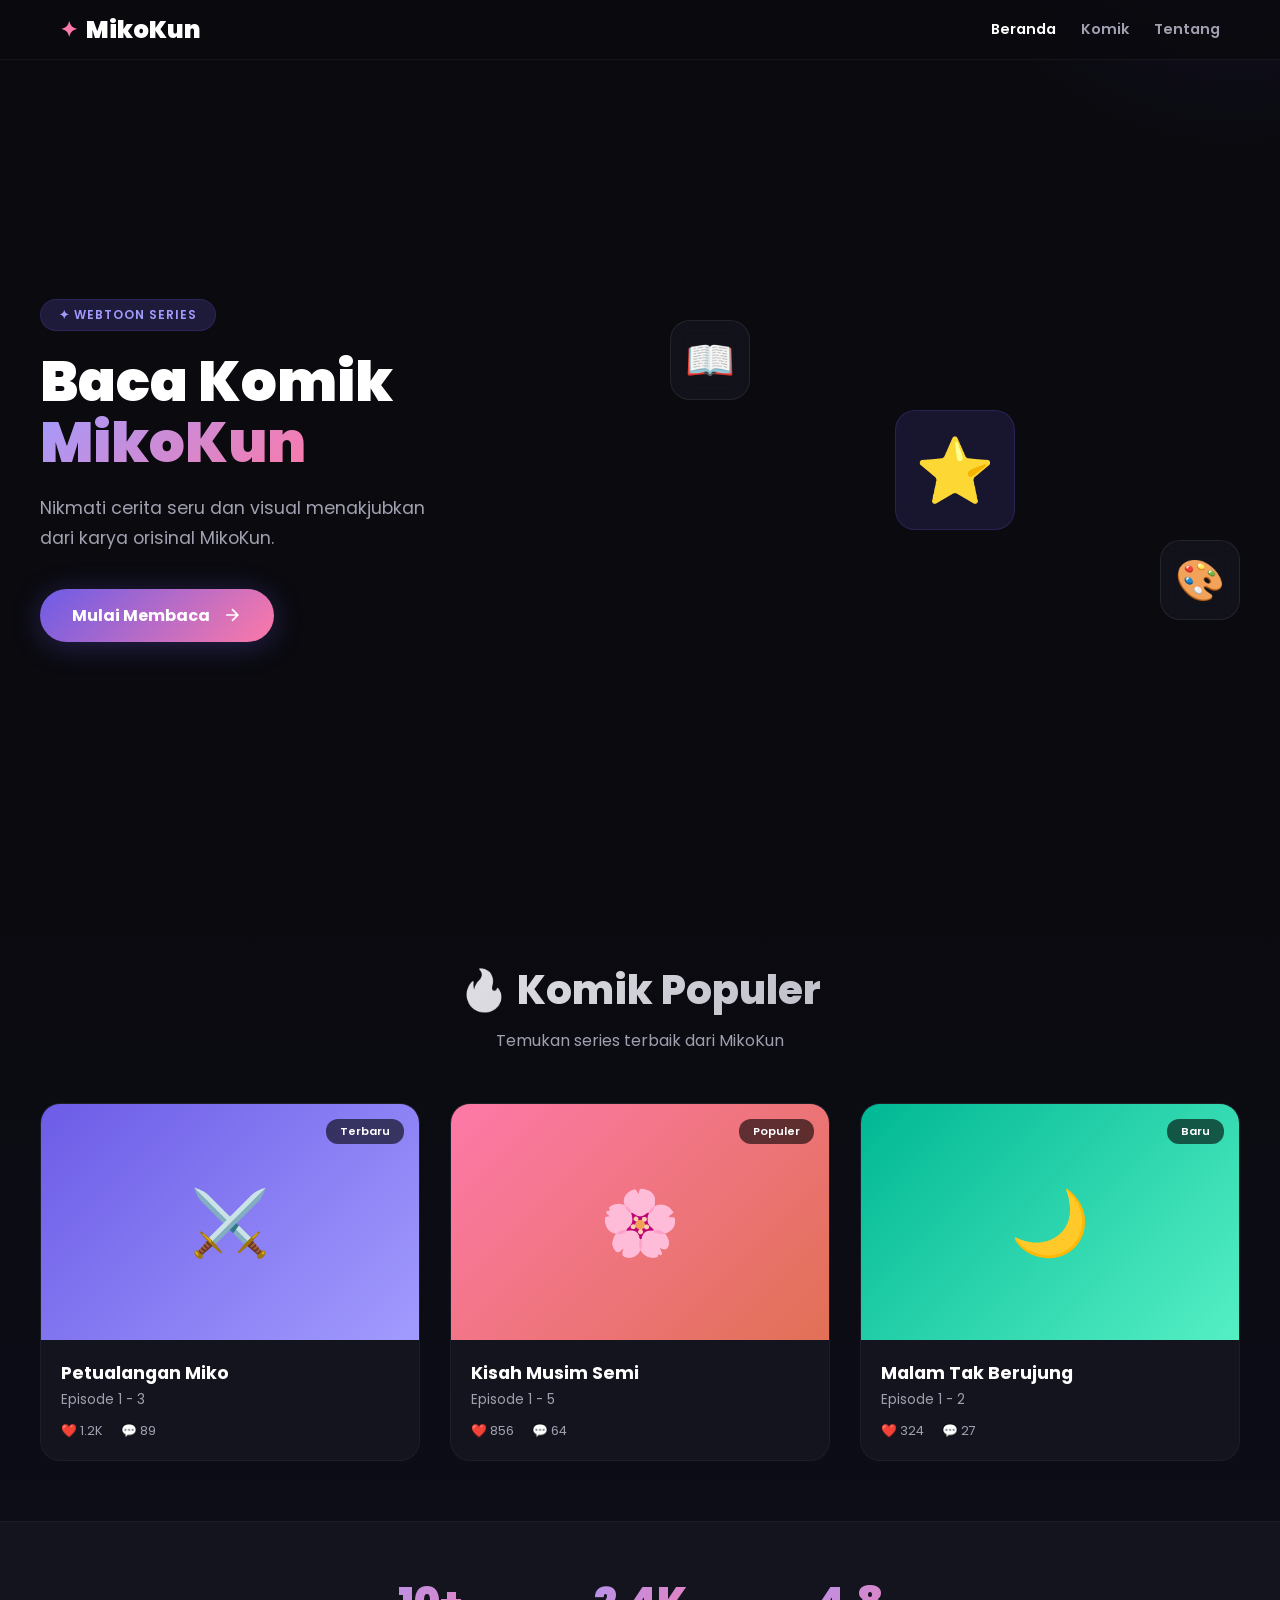
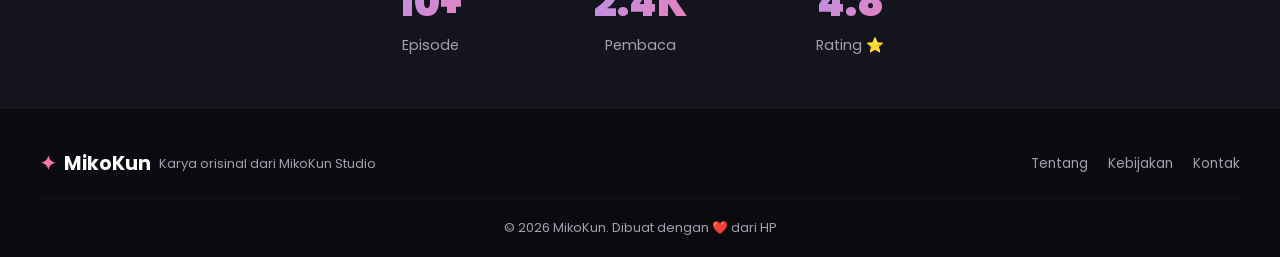
<file: index.html>
<!DOCTYPE html>
<html lang="id">
<head>
    <meta charset="UTF-8">
    <meta name="viewport" content="width=device-width, initial-scale=1.0, maximum-scale=1.0">
    <title>MikoKun - Baca Komik Online</title>
    <link rel="stylesheet" href="style.css">
    <link href="https://fonts.googleapis.com/css2?family=Poppins:wght@400;600;700;800;900&display=swap" rel="stylesheet">
</head>
<body>
    <!-- ============ NAVIGASI ============ -->
    <nav class="navbar">
        <div class="nav-container">
            <a href="#" class="logo">
                <span class="logo-icon">✦</span>
                MikoKun
            </a>
            <div class="nav-links">
                <a href="#" class="active">Beranda</a>
                <a href="#">Komik</a>
                <a href="#">Tentang</a>
            </div>
        </div>
    </nav>

    <!-- ============ HERO SECTION ============ -->
    <section class="hero">
        <div class="hero-bg"></div>
        <div class="hero-content">
            <div class="hero-text">
                <span class="hero-badge">✦ Webtoon Series</span>
                <h1 class="hero-title">
                    Baca Komik<br>
                    <span class="gradient-text">MikoKun</span>
                </h1>
                <p class="hero-desc">
                    Nikmati cerita seru dan visual menakjubkan<br>
                    dari karya orisinal MikoKun.
                </p>
                <a href="#komik" class="btn-primary">
                    <span>Mulai Membaca</span>
                    <svg width="20" height="20" viewBox="0 0 24 24" fill="none" stroke="currentColor" stroke-width="2"><path d="M5 12h14M12 5l7 7-7 7"/></svg>
                </a>
            </div>
            <div class="hero-illustration">
                <div class="floating-card card-1">📖</div>
                <div class="floating-card card-2">🎨</div>
                <div class="floating-card card-3">⭐</div>
            </div>
        </div>
    </section>

    <!-- ============ DAFTAR KOMIK ============ -->
    <section class="komik-section" id="komik">
        <div class="container">
            <div class="section-header">
                <h2>🔥 Komik Populer</h2>
                <p>Temukan series terbaik dari MikoKun</p>
            </div>

            <div class="komik-grid">
                <!-- Kartu 1 -->
                <a href="baca.html?ep=1" class="komik-card">
                    <div class="komik-cover" style="background: linear-gradient(135deg, #6c5ce7, #a29bfe);">
                        <span class="cover-emoji">⚔️</span>
                        <span class="cover-badge">Terbaru</span>
                    </div>
                    <div class="komik-info">
                        <h3>Petualangan Miko</h3>
                        <p>Episode 1 - 3</p>
                        <div class="komik-meta">
                            <span>❤️ 1.2K</span>
                            <span>💬 89</span>
                        </div>
                    </div>
                </a>

                <!-- Kartu 2 -->
                <a href="baca.html?ep=4" class="komik-card">
                    <div class="komik-cover" style="background: linear-gradient(135deg, #fd79a8, #e17055);">
                        <span class="cover-emoji">🌸</span>
                        <span class="cover-badge">Populer</span>
                    </div>
                    <div class="komik-info">
                        <h3>Kisah Musim Semi</h3>
                        <p>Episode 1 - 5</p>
                        <div class="komik-meta">
                            <span>❤️ 856</span>
                            <span>💬 64</span>
                        </div>
                    </div>
                </a>

                <!-- Kartu 3 -->
                <a href="baca.html?ep=7" class="komik-card">
                    <div class="komik-cover" style="background: linear-gradient(135deg, #00b894, #55efc4);">
                        <span class="cover-emoji">🌙</span>
                        <span class="cover-badge">Baru</span>
                    </div>
                    <div class="komik-info">
                        <h3>Malam Tak Berujung</h3>
                        <p>Episode 1 - 2</p>
                        <div class="komik-meta">
                            <span>❤️ 324</span>
                            <span>💬 27</span>
                        </div>
                    </div>
                </a>
            </div>
        </div>
    </section>

    <!-- ============ STATISTIK ============ -->
    <section class="stats">
        <div class="container">
            <div class="stats-grid">
                <div class="stat-item">
                    <span class="stat-number">10+</span>
                    <span class="stat-label">Episode</span>
                </div>
                <div class="stat-item">
                    <span class="stat-number">2.4K</span>
                    <span class="stat-label">Pembaca</span>
                </div>
                <div class="stat-item">
                    <span class="stat-number">4.8</span>
                    <span class="stat-label">Rating ⭐</span>
                </div>
            </div>
        </div>
    </section>

    <!-- ============ FOOTER ============ -->
    <footer class="footer">
        <div class="container">
            <div class="footer-content">
                <div class="footer-brand">
                    <span class="logo-icon">✦</span>
                    <span>MikoKun</span>
                    <p>Karya orisinal dari MikoKun Studio</p>
                </div>
                <div class="footer-links">
                    <a href="#">Tentang</a>
                    <a href="#">Kebijakan</a>
                    <a href="#">Kontak</a>
                </div>
            </div>
            <div class="footer-bottom">
                <p>&copy; 2026 MikoKun. Dibuat dengan ❤️ dari HP</p>
            </div>
        </div>
    </footer>

    <script>
        // Animasi smooth scroll
        document.querySelector('.btn-primary').addEventListener('click', function(e) {
            e.preventDefault();
            document.querySelector('#komik').scrollIntoView({ behavior: 'smooth' });
        });
    </script>
</body>
                            </html>
</file>
<file: style.css>
/* ============ RESET ============ */
* {
    margin: 0;
    padding: 0;
    box-sizing: border-box;
}

:root {
    --primary: #6c5ce7;
    --primary-light: #a29bfe;
    --secondary: #fd79a8;
    --accent: #00b894;
    --bg-dark: #0a0a0f;
    --bg-card: #14141e;
    --text-white: #ffffff;
    --text-gray: #a0a0b0;
}

body {
    font-family: 'Poppins', -apple-system, Arial, sans-serif;
    background: var(--bg-dark);
    color: var(--text-white);
    min-height: 100vh;
    overflow-x: hidden;
}

/* ============ SCROLLBAR ============ */
::-webkit-scrollbar { width: 6px; }
::-webkit-scrollbar-track { background: var(--bg-dark); }
::-webkit-scrollbar-thumb { background: var(--primary); border-radius: 10px; }

/* ============ NAVIGASI ============ */
.navbar {
    position: fixed;
    top: 0;
    left: 0;
    right: 0;
    z-index: 1000;
    background: rgba(10, 10, 15, 0.85);
    backdrop-filter: blur(20px);
    border-bottom: 1px solid rgba(255, 255, 255, 0.05);
    padding: 12px 0;
}

.nav-container {
    max-width: 1200px;
    margin: 0 auto;
    padding: 0 20px;
    display: flex;
    justify-content: space-between;
    align-items: center;
}

.logo {
    font-size: 1.5rem;
    font-weight: 900;
    text-decoration: none;
    color: var(--text-white);
    display: flex;
    align-items: center;
    gap: 8px;
}

.logo .logo-icon {
    color: var(--secondary);
    font-size: 1.3rem;
}

.nav-links {
    display: flex;
    gap: 25px;
}

.nav-links a {
    color: var(--text-gray);
    text-decoration: none;
    font-size: 0.9rem;
    font-weight: 600;
    transition: color 0.3s;
}

.nav-links a:hover,
.nav-links a.active {
    color: var(--text-white);
}

/* ============ HERO ============ */
.hero {
    min-height: 100vh;
    display: flex;
    align-items: center;
    justify-content: center;
    position: relative;
    padding: 80px 20px 40px;
    overflow: hidden;
}

.hero-bg {
    position: absolute;
    top: -50%;
    right: -20%;
    width: 600px;
    height: 600px;
    background: radial-gradient(circle, rgba(108, 92, 231, 0.15), transparent 70%);
    border-radius: 50%;
    animation: float 8s ease-in-out infinite;
}

@keyframes float {
    0%, 100% { transform: translate(0, 0) scale(1); }
    50% { transform: translate(-30px, -30px) scale(1.1); }
}

.hero-content {
    max-width: 1200px;
    width: 100%;
    display: grid;
    grid-template-columns: 1fr 1fr;
    gap: 60px;
    align-items: center;
    position: relative;
    z-index: 2;
}

.hero-badge {
    display: inline-block;
    background: rgba(108, 92, 231, 0.2);
    color: var(--primary-light);
    padding: 6px 18px;
    border-radius: 20px;
    font-size: 0.75rem;
    font-weight: 600;
    letter-spacing: 1px;
    text-transform: uppercase;
    margin-bottom: 20px;
    border: 1px solid rgba(108, 92, 231, 0.2);
}

.hero-title {
    font-size: 3.5rem;
    font-weight: 900;
    line-height: 1.1;
    margin-bottom: 20px;
}

.gradient-text {
    background: linear-gradient(135deg, var(--primary-light), var(--secondary));
    -webkit-background-clip: text;
    -webkit-text-fill-color: transparent;
    background-clip: text;
}

.hero-desc {
    font-size: 1.1rem;
    color: var(--text-gray);
    line-height: 1.7;
    margin-bottom: 35px;
}

.btn-primary {
    display: inline-flex;
    align-items: center;
    gap: 12px;
    background: linear-gradient(135deg, var(--primary), var(--secondary));
    color: #fff;
    padding: 14px 32px;
    border-radius: 50px;
    text-decoration: none;
    font-weight: 700;
    font-size: 1rem;
    transition: transform 0.3s, box-shadow 0.3s;
    box-shadow: 0 4px 30px rgba(108, 92, 231, 0.3);
}

.btn-primary:hover {
    transform: translateY(-3px);
    box-shadow: 0 8px 40px rgba(108, 92, 231, 0.5);
}

/* Hero Illustrasi */
.hero-illustration {
    position: relative;
    display: flex;
    justify-content: center;
    align-items: center;
    min-height: 300px;
}

.floating-card {
    width: 80px;
    height: 80px;
    border-radius: 20px;
    background: rgba(20, 20, 30, 0.8);
    backdrop-filter: blur(10px);
    border: 1px solid rgba(255, 255, 255, 0.08);
    display: flex;
    align-items: center;
    justify-content: center;
    font-size: 2.5rem;
    position: absolute;
    animation: floatCard 6s ease-in-out infinite;
}

.floating-card.card-1 {
    top: 0;
    left: 0;
    animation-delay: 0s;
}

.floating-card.card-2 {
    bottom: 0;
    right: 0;
    animation-delay: 2s;
}

.floating-card.card-3 {
    top: 50%;
    left: 50%;
    transform: translate(-50%, -50%);
    width: 120px;
    height: 120px;
    font-size: 4rem;
    animation-delay: 4s;
    background: rgba(108, 92, 231, 0.15);
    border-color: rgba(108, 92, 231, 0.2);
}

@keyframes floatCard {
    0%, 100% { transform: translateY(0px) rotate(0deg); }
    50% { transform: translateY(-20px) rotate(5deg); }
}

/* ============ KOMIK SECTION ============ */
.komik-section {
    padding: 60px 20px;
    background: linear-gradient(180deg, var(--bg-dark), #0d0d18);
}

.container {
    max-width: 1200px;
    margin: 0 auto;
}

.section-header {
    text-align: center;
    margin-bottom: 50px;
}

.section-header h2 {
    font-size: 2.5rem;
    font-weight: 800;
    background: linear-gradient(135deg, #fff, var(--text-gray));
    -webkit-background-clip: text;
    -webkit-text-fill-color: transparent;
    background-clip: text;
}

.section-header p {
    color: var(--text-gray);
    margin-top: 8px;
}

/* Grid Komik */
.komik-grid {
    display: grid;
    grid-template-columns: repeat(auto-fit, minmax(280px, 1fr));
    gap: 30px;
}

.komik-card {
    background: var(--bg-card);
    border-radius: 20px;
    overflow: hidden;
    text-decoration: none;
    color: var(--text-white);
    transition: transform 0.4s, box-shadow 0.4s;
    border: 1px solid rgba(255, 255, 255, 0.04);
}

.komik-card:hover {
    transform: translateY(-10px);
    box-shadow: 0 20px 60px rgba(108, 92, 231, 0.15);
}

.komik-cover {
    aspect-ratio: 16/10;
    display: flex;
    flex-direction: column;
    align-items: center;
    justify-content: center;
    position: relative;
}

.cover-emoji {
    font-size: 4rem;
}

.cover-badge {
    position: absolute;
    top: 15px;
    right: 15px;
    background: rgba(0, 0, 0, 0.6);
    backdrop-filter: blur(10px);
    padding: 4px 14px;
    border-radius: 12px;
    font-size: 0.7rem;
    font-weight: 600;
    color: #fff;
}

.komik-info {
    padding: 20px;
}

.komik-info h3 {
    font-size: 1.1rem;
    font-weight: 700;
    margin-bottom: 4px;
}

.komik-info > p {
    color: var(--text-gray);
    font-size: 0.85rem;
}

.komik-meta {
    display: flex;
    gap: 18px;
    margin-top: 12px;
    font-size: 0.8rem;
    color: var(--text-gray);
}

.komik-meta span {
    display: flex;
    align-items: center;
    gap: 4px;
}

/* ============ STATISTIK ============ */
.stats {
    padding: 50px 20px;
    background: var(--bg-card);
    border-top: 1px solid rgba(255, 255, 255, 0.03);
    border-bottom: 1px solid rgba(255, 255, 255, 0.03);
}

.stats-grid {
    display: grid;
    grid-template-columns: repeat(3, 1fr);
    gap: 30px;
    max-width: 600px;
    margin: 0 auto;
    text-align: center;
}

.stat-number {
    font-size: 2.5rem;
    font-weight: 900;
    background: linear-gradient(135deg, var(--primary-light), var(--secondary));
    -webkit-background-clip: text;
    -webkit-text-fill-color: transparent;
    background-clip: text;
    display: block;
}

.stat-label {
    color: var(--text-gray);
    font-size: 0.9rem;
}

/* ============ FOOTER ============ */
.footer {
    padding: 40px 20px 20px;
    border-top: 1px solid rgba(255, 255, 255, 0.04);
}

.footer-content {
    display: flex;
    justify-content: space-between;
    align-items: center;
    max-width: 1200px;
    margin: 0 auto;
    padding-bottom: 20px;
    border-bottom: 1px solid rgba(255, 255, 255, 0.04);
}

.footer-brand {
    display: flex;
    align-items: center;
    gap: 8px;
    font-weight: 700;
    font-size: 1.2rem;
}

.footer-brand .logo-icon {
    color: var(--secondary);
}

.footer-brand p {
    font-weight: 400;
    font-size: 0.8rem;
    color: var(--text-gray);
}

.footer-links {
    display: flex;
    gap: 20px;
}

.footer-links a {
    color: var(--text-gray);
    text-decoration: none;
    font-size: 0.85rem;
    transition: color 0.3s;
}

.footer-links a:hover {
    color: var(--text-white);
}

.footer-bottom {
    text-align: center;
    padding-top: 20px;
    color: var(--text-gray);
    font-size: 0.8rem;
}

/* ============ RESPONSIVE ============ */
@media (max-width: 768px) {
    .hero-content {
        grid-template-columns: 1fr;
        text-align: center;
        gap: 30px;
    }

    .hero-title {
        font-size: 2.5rem;
    }

    .hero-desc {
        font-size: 0.95rem;
    }

    .btn-primary {
        justify-content: center;
    }

    .hero-illustration {
        min-height: 200px;
    }

    .floating-card {
        width: 60px;
        height: 60px;
        font-size: 1.8rem;
    }

    .floating-card.card-3 {
        width: 90px;
        height: 90px;
        font-size: 3rem;
    }

    .komik-grid {
        grid-template-columns: 1fr;
    }

    .section-header h2 {
        font-size: 2rem;
    }

    .stats-grid {
        grid-template-columns: 1fr 1fr 1fr;
        gap: 15px;
    }

    .stat-number {
        font-size: 2rem;
    }

    .footer-content {
        flex-direction: column;
        gap: 15px;
        text-align: center;
    }

    .nav-links {
        gap: 15px;
    }

    .nav-links a {
        font-size: 0.8rem;
    }

    .logo {
        font-size: 1.2rem;
    }
}

@media (max-width: 400px) {
    .hero-title {
        font-size: 2rem;
    }

    .btn-primary {
        padding: 12px 24px;
        font-size: 0.9rem;
    }
    }
</file>
